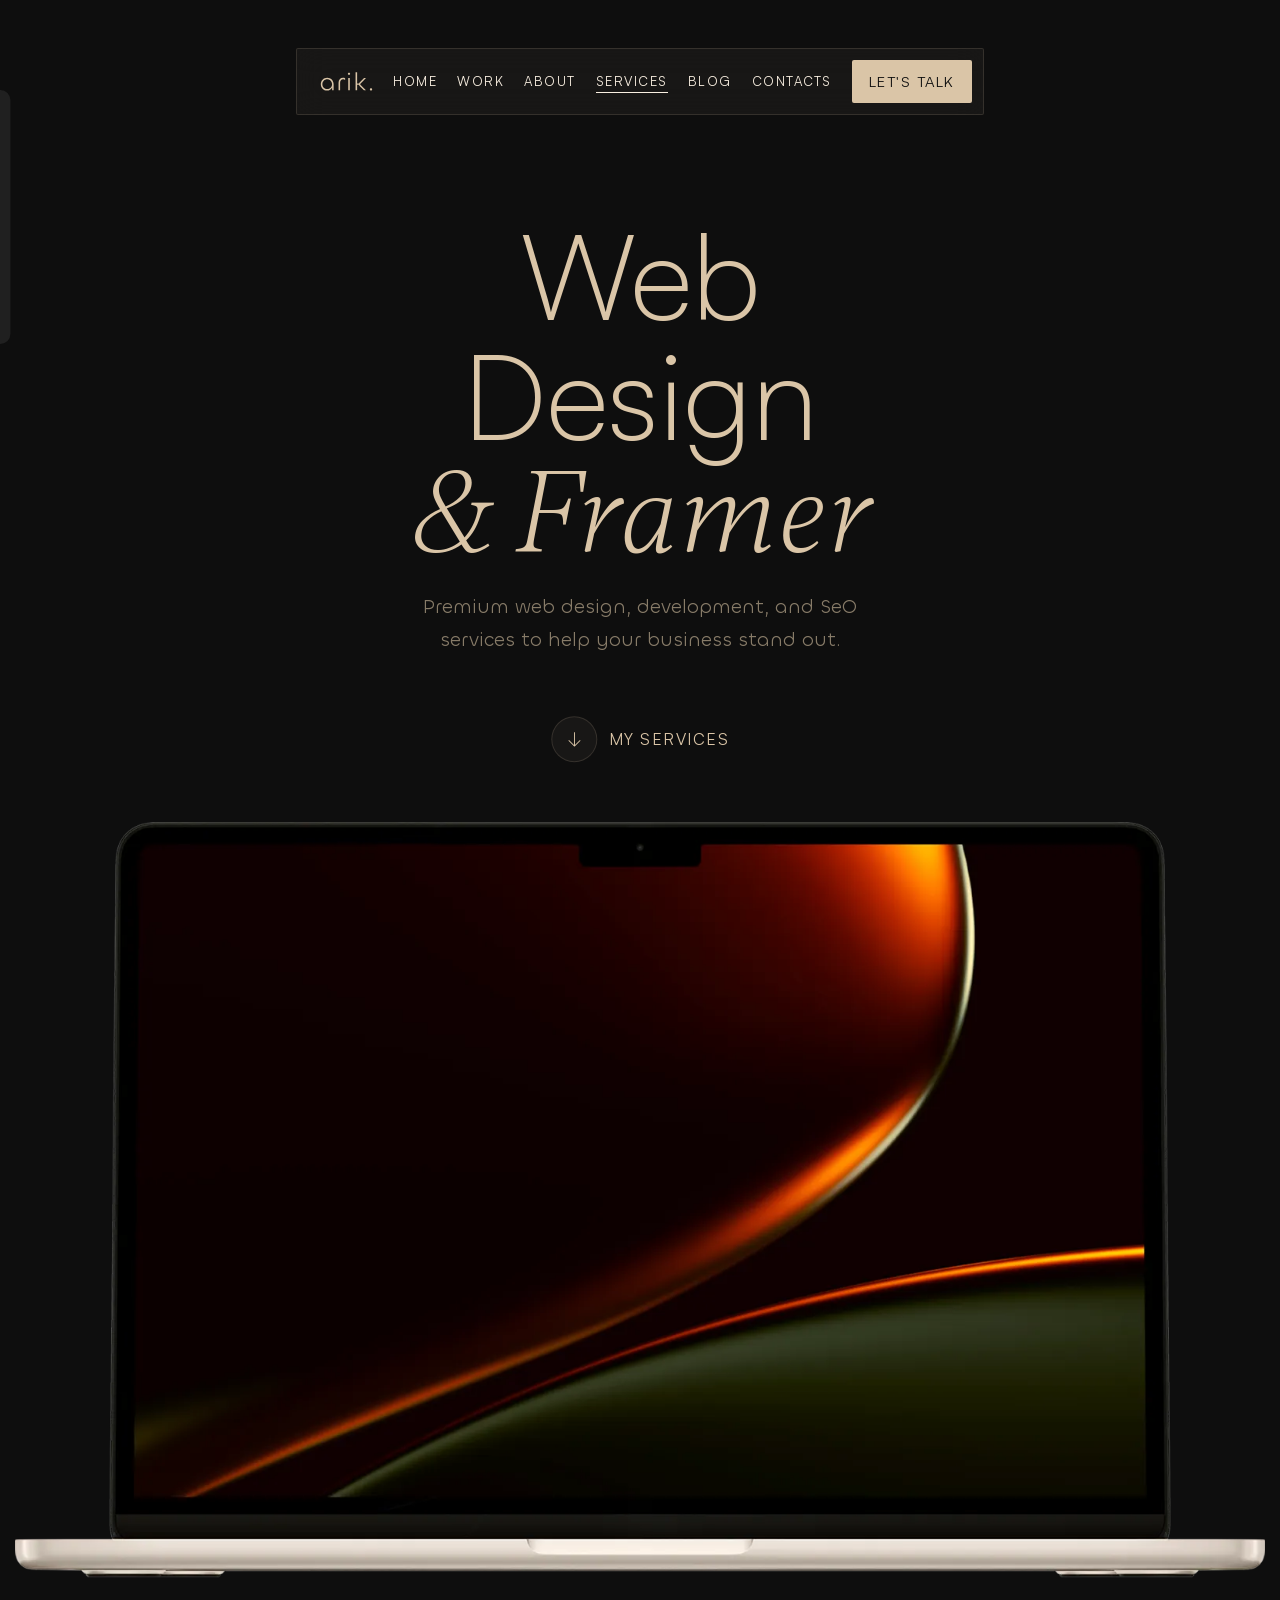
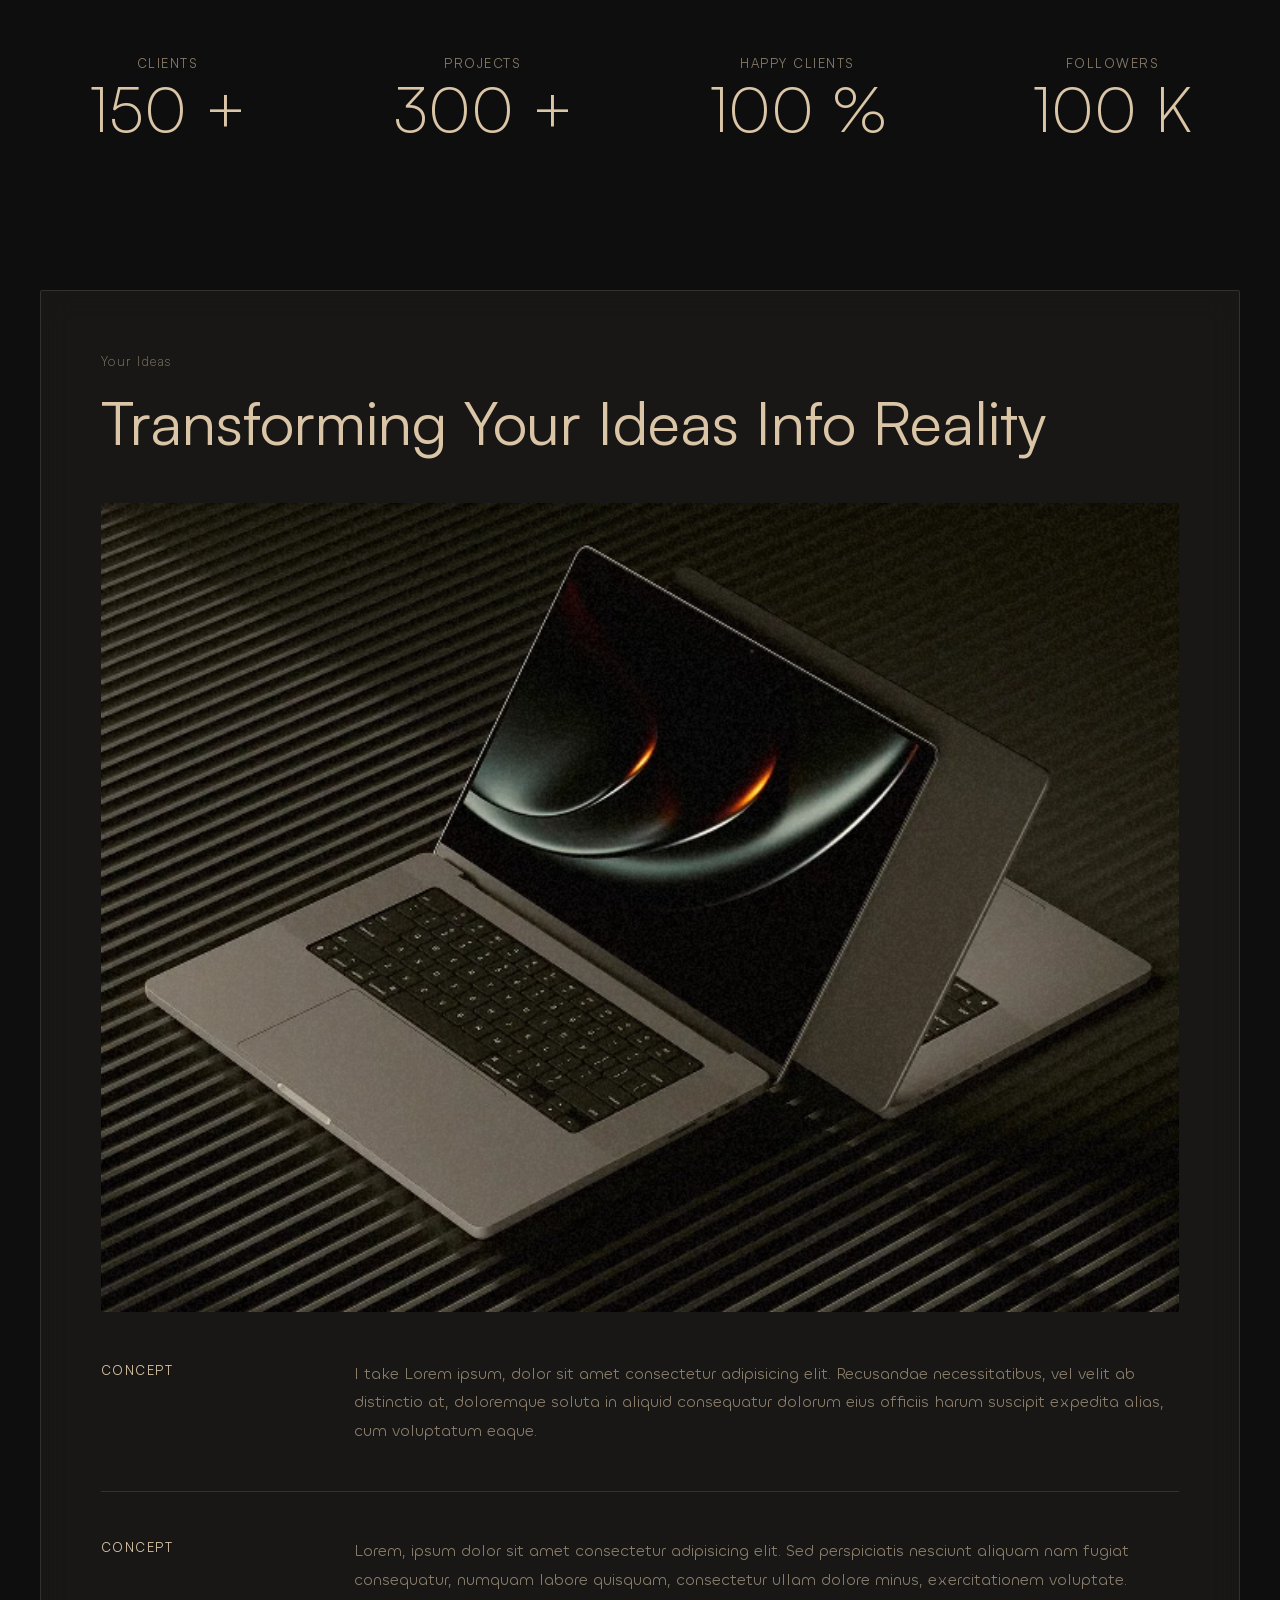
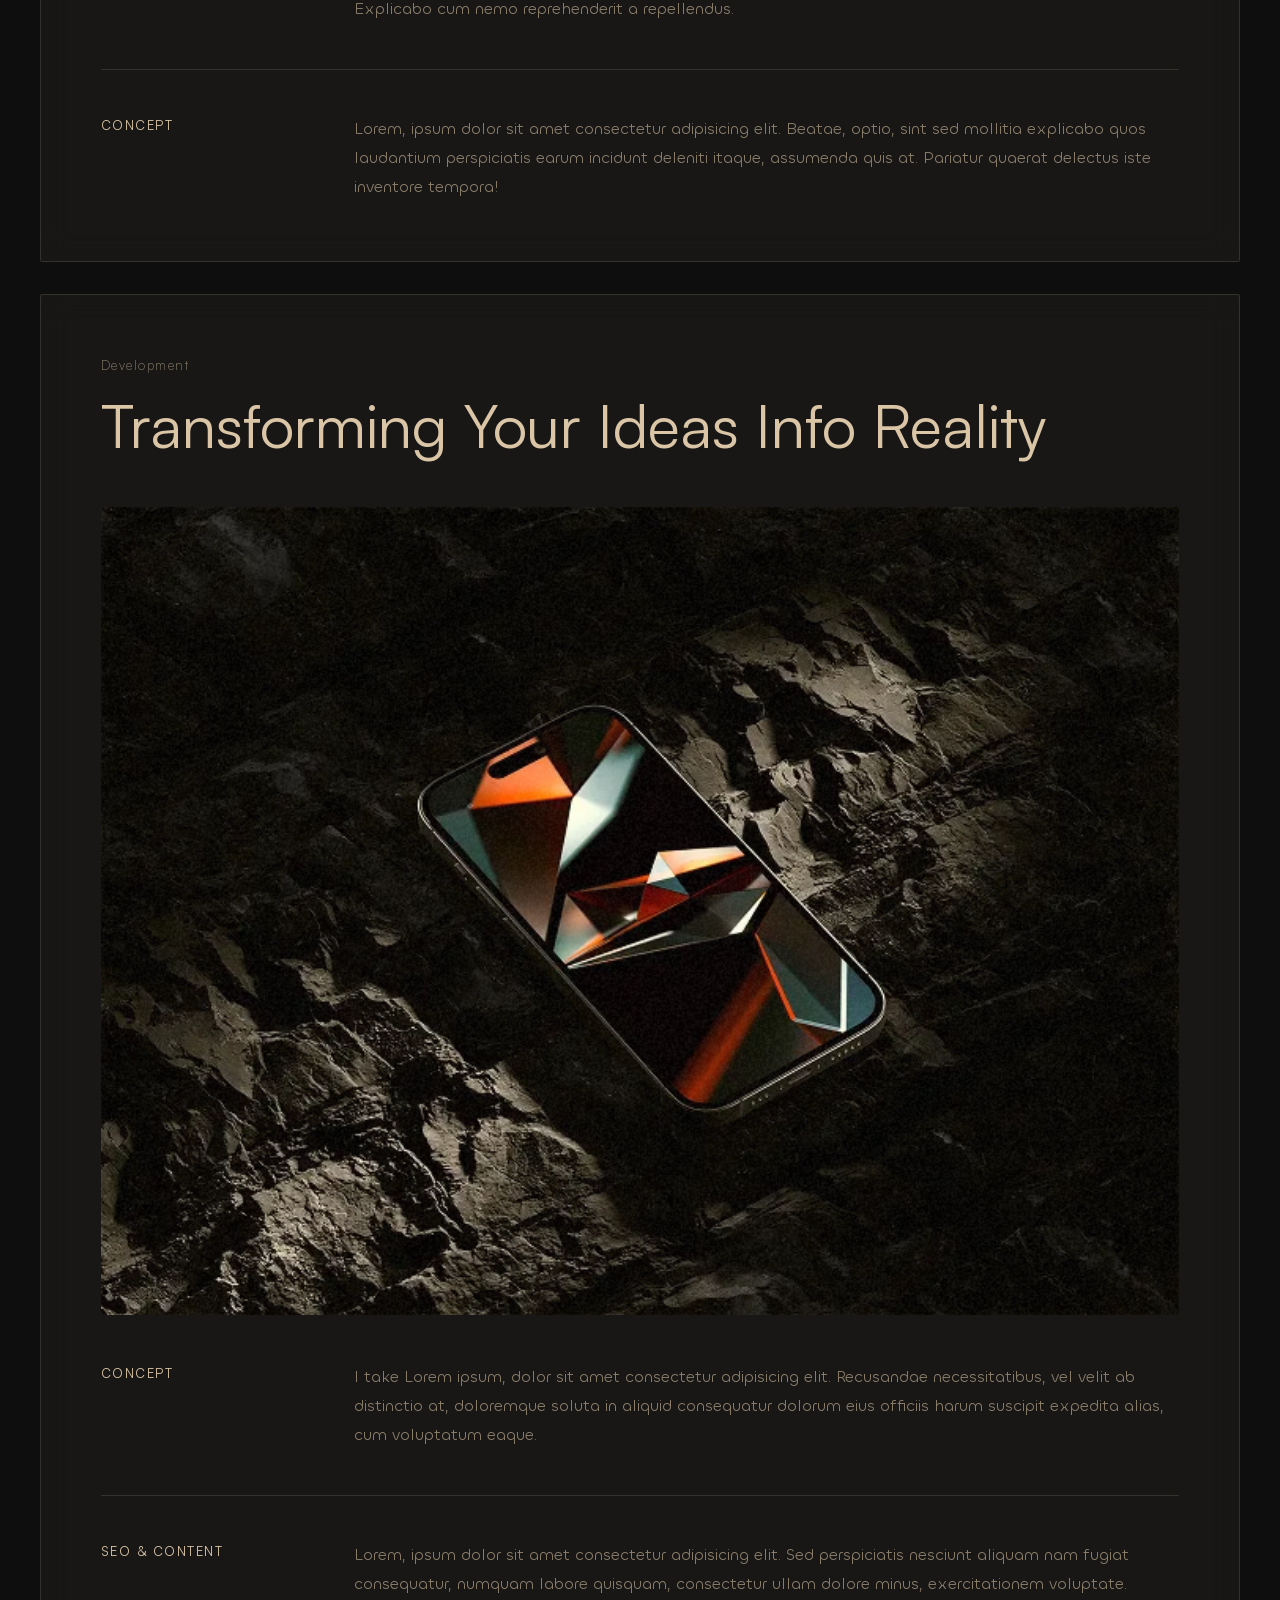
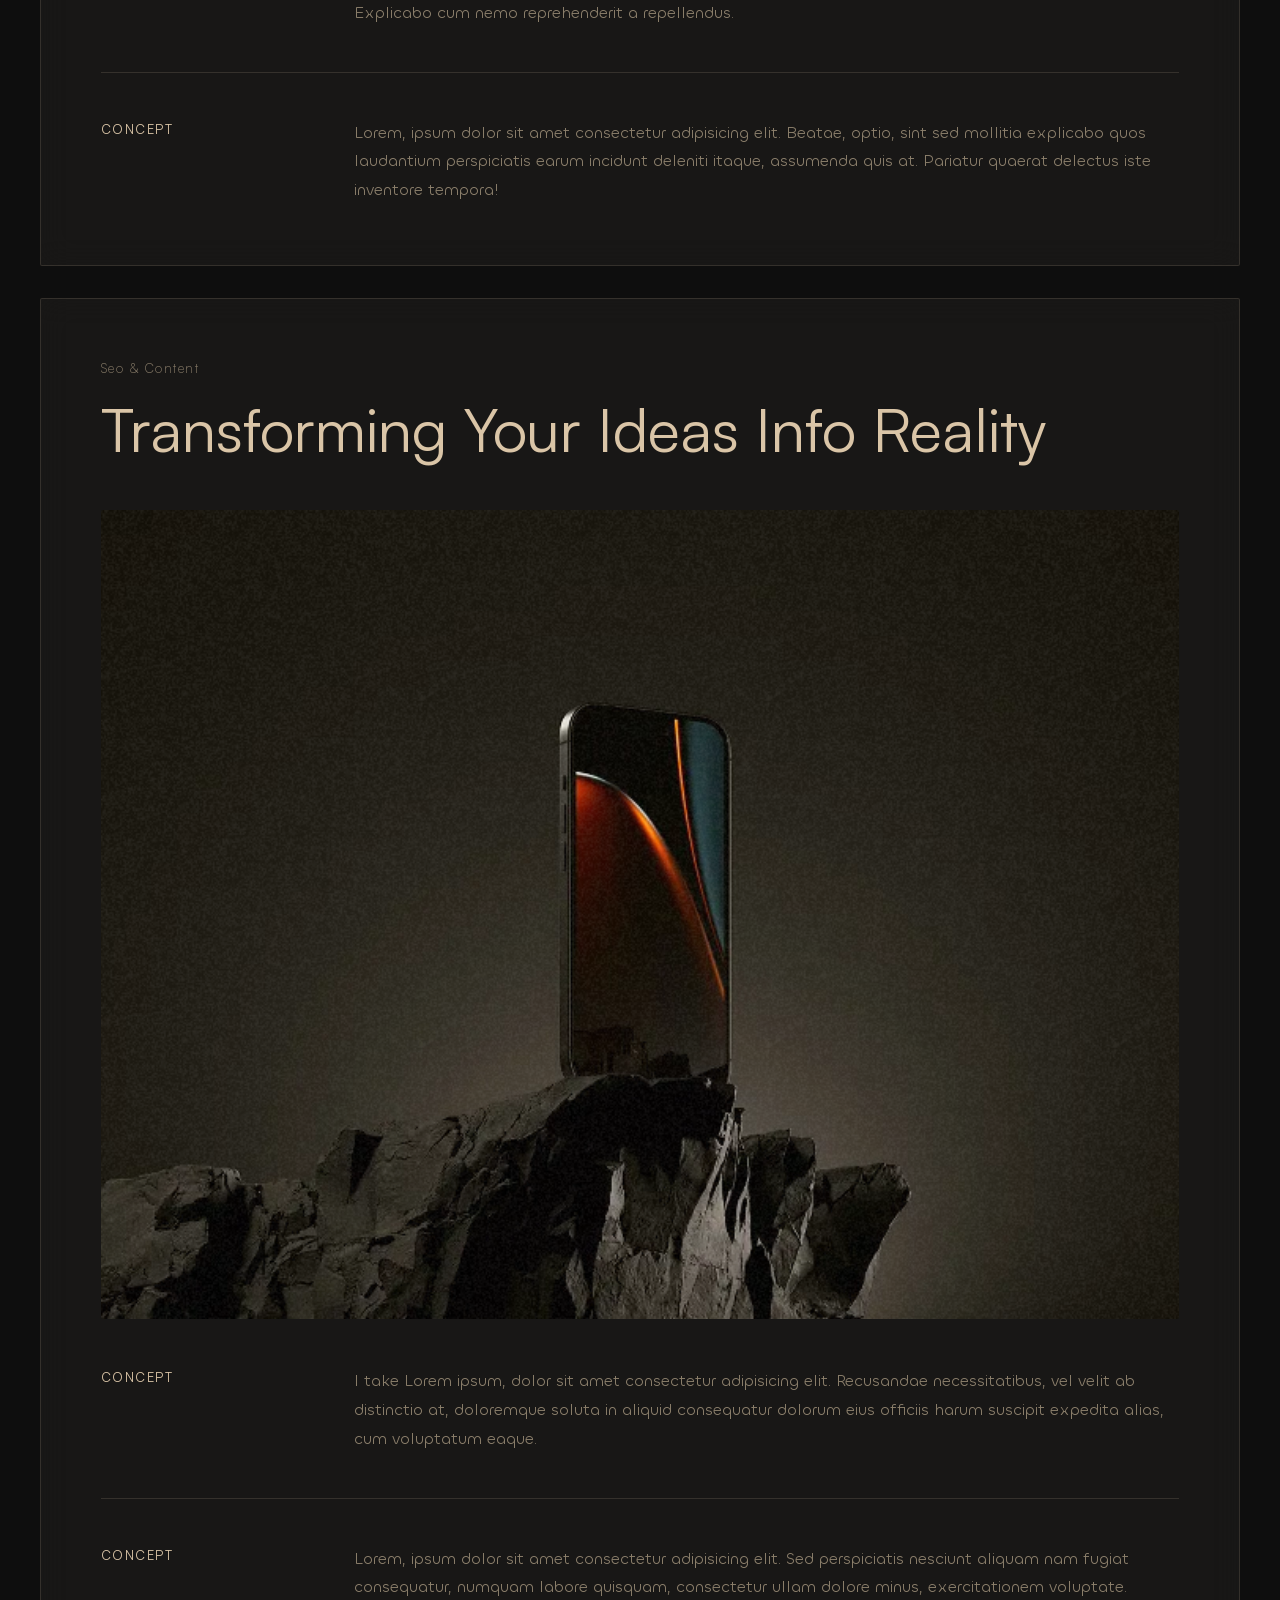
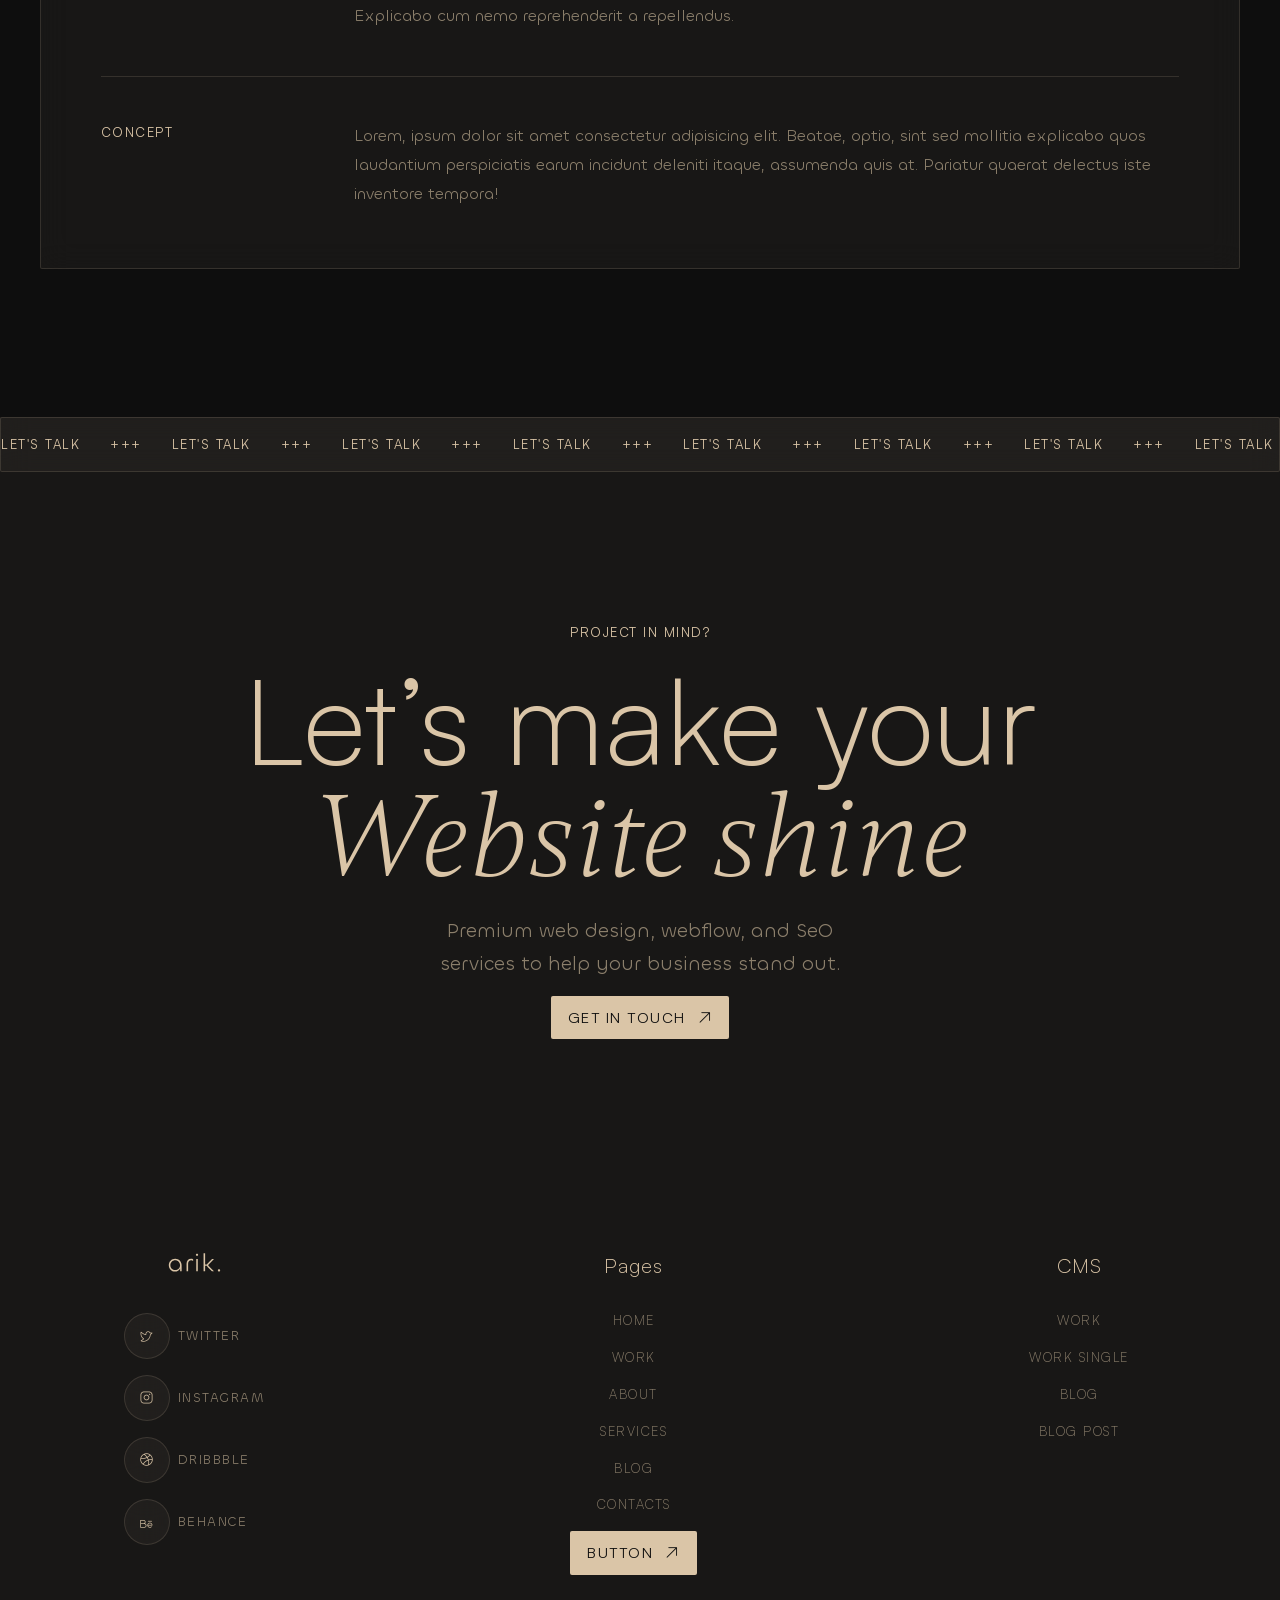
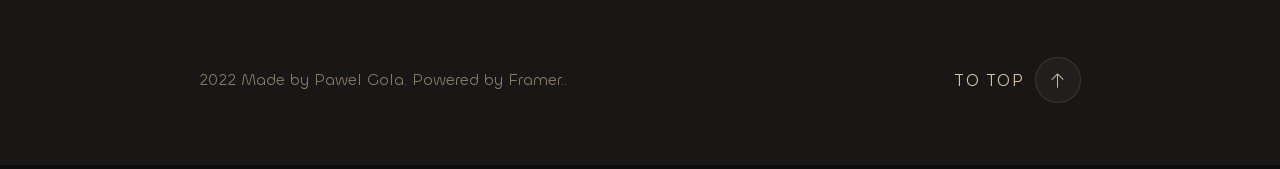
<file: services.html>
<!doctype html>
<html lang="en">
	<head>
		<meta charset="UTF-8">
		<meta name="viewport" content="width=device-width, initial-scale=1.0">
		<link rel="preload" href="./assets/fonts/Satoshi-Regular.woff2" as="font" type="font/woff2" crossorigin="anonymous">
		<link rel="preload" href="./assets/fonts/Satoshi-Light.woff2" as="font" type="font/woff2" crossorigin="anonymous">
		<link rel="preload" href="./assets/fonts/Gambetta-LightItalic.woff2" as="font" type="font/woff2" crossorigin="anonymous">
		<link rel="preload" href="./assets/fonts/Chillax-Regular.woff2" as="font" type="font/woff2" crossorigin="anonymous">
		<link rel="preload" href="./assets/fonts/Chillax-Light.woff2" as="font" type="font/woff2" crossorigin="anonymous">
		<link rel="shortcut icon" href="./assets/img/favicon.ico">
		<title>Services</title>
		<script type="module" crossorigin="" src="./js/services.min.js?v=1776202052027"></script>
		<link rel="modulepreload" crossorigin="" href="./js/common.min.js?v=1776202052027">
		<link rel="modulepreload" crossorigin="" href="./js/main.min.js?v=1776202052027">
		<link rel="modulepreload" crossorigin="" href="./js/letstalk.min.js?v=1776202052027">
		<link rel="stylesheet" crossorigin="" href="./css/main.min.css?v=1776202052027">
		<link rel="stylesheet" crossorigin="" href="./css/letstalk.min.css?v=1776202052027">
		<link rel="stylesheet" crossorigin="" href="./css/services.min.css?v=1776202052027">
	</head>
	<body>
		<div class="wrapper">
			<header data-fls-header="" class="header">
				<div class="header__container">
					<header class="header__body">
						<a href="index.html" class="header__link-logo">
							<img src="./assets/img/logo.svg" alt="logo" class="header__logo">
						</a>
						<div class="header__menu menu">
							<!-- burger-button -->
							<!-- <button type="button" data-fls-menu class="menu__icon icon-menu"><span></span></button> -->
							<nav class="menu__body">
								<ul class="menu__list">
									<li class="menu__item">
										<a href="index.html" class="menu__link">Home</a>
									</li>
									<li class="menu__item">
										<a href="work.html" class="menu__link">Work</a>
									</li>
									<li class="menu__item">
										<a href="about.html" class="menu__link">About</a>
									</li>
									<li class="menu__item">
										<a href="services.html" class="menu__link menu__link--active">Services</a>
									</li>
									<li class="menu__item">
										<a href="blog.html" class="menu__link">Blog</a>
									</li>
									<li class="menu__item">
										<a href="contacts.html" class="menu__link">Contacts</a>
									</li>
								</ul>
							</nav>
						</div>
						<!--
<fetch url="@components/layout/menu/menu.json">
<each loop='item in response'>
</each>
</fetch>
-->
						<a href="#" data-fls-button="" class="header__button button button--lite">Let's talk</a>
						<button type="button" data-fls-menu="" class="icon-menu">
							<span></span>
						</button>
						<!-- burger-button -->
					</header>
				</div>
			</header>
			<main class="page page--services">
				<section class="page__hero-services hero-services">
					<div class="hero-services__container">
						<div data-fls-blockhead="" class="hero-services__blockhead blockhead">
							<h1 class="blockhead__title">
								Web
								<br>
								Design
								<span>& Framer</span>
							</h1>
							<div class="blockhead__text">
								<p>
									Premium web design, development, and SeO services to help your business stand out.
								</p>
							</div>
						</div>
						<a href="#" data-fls-scrollto=".services" data-fls-scrollto-top="150" data-fls-button="" class="hero-services__button button button--text button--text-big button--icon-arrow button--arrow-d">My services</a>
						<picture>
							<source media="(max-width: 600px)" srcset="./assets/img/services/hero-image-600.webp" type="image/webp">
							<source media="(max-width: 1200px)" srcset="./assets/img/services/hero-image-1200.webp" type="image/webp">
							<img class="hero-services__image" alt="image" src="./assets/img/services/hero-image.webp">
						</picture>
					</div>
				</section>
				<div class="page__stats stats">
					<div class="stats__container">
						<article data-fls-watcher="" class="stats__item item-stats">
							<!-- счетчик с помощью, data-fls-watcher,  data-fls-digcounter -->
							<h5 class="item-stats__title">Clients</h5>
							<div class="item-stats__value">
								<span data-fls-digcounter="">150</span>
								+
							</div>
						</article>
						<!-- счетчик с помощью, data-fls-watcher,  data-fls-digcounter -->
						<article data-fls-watcher="" class="stats__item item-stats">
							<!-- счетчик с помощью, data-fls-watcher,  data-fls-digcounter -->
							<h5 class="item-stats__title">Projects</h5>
							<div class="item-stats__value">
								<span data-fls-digcounter="">300</span>
								+
							</div>
						</article>
						<!-- счетчик с помощью, data-fls-watcher,  data-fls-digcounter -->
						<article data-fls-watcher="" class="stats__item item-stats">
							<!-- счетчик с помощью, data-fls-watcher,  data-fls-digcounter -->
							<h5 class="item-stats__title">Happy Clients</h5>
							<div class="item-stats__value">
								<span data-fls-digcounter="">100</span>
								%
							</div>
						</article>
						<!-- счетчик с помощью, data-fls-watcher,  data-fls-digcounter -->
						<article data-fls-watcher="" class="stats__item item-stats">
							<!-- счетчик с помощью, data-fls-watcher,  data-fls-digcounter -->
							<h5 class="item-stats__title">Followers</h5>
							<div class="item-stats__value">
								<span data-fls-digcounter="">100</span>
								K
							</div>
						</article>
						<!-- счетчик с помощью, data-fls-watcher,  data-fls-digcounter -->
					</div>
				</div>
				<div class="page__services services">
					<div class="services__container">
						<article data-fls-border="" class="services__item item-service">
							<div class="item-service__label">Your Ideas</div>
							<h2 class="item-service__title">
								<a href="#" class="item-service__link-title">Transforming Your Ideas info Reality</a>
							</h2>
							<a href="#" class="item-service__link-image">
								<picture>
									<source media="(max-width: 600px)" srcset="./assets/img/works/01-600.webp" type="image/webp">
									<img class="item-service__image" alt="Image" src="./assets/img/works/01.webp">
								</picture>
							</a>
							<table class="item-service__table table-service">
								<tr data-fls-showmore="" class="table-service__row">
									<td class="table-service__label">Concept</td>
									<td class="table-service__content">
										<div data-fls-showmore-content="" class="table-service__text">
											<p>
												I take Lorem ipsum, dolor sit amet consectetur adipisicing elit. Recusandae necessitatibus,
                             vel velit ab distinctio at, doloremque soluta in aliquid consequatur dolorum eius officiis harum suscipit expedita alias,
                              cum voluptatum eaque.
											</p>
										</div>
										<button hidden data-fls-showmore-button="" type="button" class="table-service__more">
											<span>Show more</span>
											<span>Hide</span>
										</button>
									</td>
								</tr>
								<tr data-fls-showmore="" class="table-service__row">
									<td class="table-service__label">Concept</td>
									<td class="table-service__content">
										<div data-fls-showmore-content="" class="table-service__text">
											<p>
												Lorem, ipsum dolor sit amet consectetur adipisicing elit. Sed perspiciatis nesciunt aliquam nam fugiat consequatur,
                             numquam labore quisquam,
                             consectetur ullam dolore minus, exercitationem voluptate. Explicabo cum nemo reprehenderit a repellendus.
											</p>
										</div>
										<button hidden data-fls-showmore-button="" type="button" class="table-service__more">
											<span>Show more</span>
											<span>Hide</span>
										</button>
									</td>
								</tr>
								<tr data-fls-showmore="" class="table-service__row">
									<td class="table-service__label">Concept</td>
									<td class="table-service__content">
										<div data-fls-showmore-content="" class="table-service__text">
											<p>
												Lorem, ipsum dolor sit amet consectetur adipisicing elit.
                             Beatae, optio, sint sed mollitia explicabo quos laudantium perspiciatis earum incidunt deleniti itaque,
                              assumenda quis at. Pariatur quaerat delectus iste inventore tempora!
											</p>
										</div>
										<button hidden data-fls-showmore-button="" type="button" class="table-service__more">
											<span>Show more</span>
											<span>Hide</span>
										</button>
									</td>
								</tr>
							</table>
						</article>
						<article data-fls-border="" class="services__item item-service">
							<div class="item-service__label">Development</div>
							<h2 class="item-service__title">
								<a href="#" class="item-service__link-title">Transforming Your Ideas info Reality</a>
							</h2>
							<a href="#" class="item-service__link-image">
								<picture>
									<source media="(max-width: 600px)" srcset="./assets/img/works/02-600.webp" type="image/webp">
									<img class="item-service__image" alt="Image" src="./assets/img/works/02.webp">
								</picture>
							</a>
							<table class="item-service__table table-service">
								<tr data-fls-showmore="" class="table-service__row">
									<td class="table-service__label">Concept</td>
									<td class="table-service__content">
										<div data-fls-showmore-content="" class="table-service__text">
											<p>
												I take Lorem ipsum, dolor sit amet consectetur adipisicing elit. Recusandae necessitatibus,
                             vel velit ab distinctio at, doloremque soluta in aliquid consequatur dolorum eius officiis harum suscipit expedita alias,
                              cum voluptatum eaque.
											</p>
										</div>
										<button hidden data-fls-showmore-button="" type="button" class="table-service__more">
											<span>Show more</span>
											<span>Hide</span>
										</button>
									</td>
								</tr>
								<tr data-fls-showmore="" class="table-service__row">
									<td class="table-service__label">Seo & Content</td>
									<td class="table-service__content">
										<div data-fls-showmore-content="" class="table-service__text">
											<p>
												Lorem, ipsum dolor sit amet consectetur adipisicing elit. Sed perspiciatis nesciunt aliquam nam fugiat consequatur,
                             numquam labore quisquam,
                             consectetur ullam dolore minus, exercitationem voluptate. Explicabo cum nemo reprehenderit a repellendus.
											</p>
										</div>
										<button hidden data-fls-showmore-button="" type="button" class="table-service__more">
											<span>Show more</span>
											<span>Hide</span>
										</button>
									</td>
								</tr>
								<tr data-fls-showmore="" class="table-service__row">
									<td class="table-service__label">Concept</td>
									<td class="table-service__content">
										<div data-fls-showmore-content="" class="table-service__text">
											<p>
												Lorem, ipsum dolor sit amet consectetur adipisicing elit.
                             Beatae, optio, sint sed mollitia explicabo quos laudantium perspiciatis earum incidunt deleniti itaque,
                              assumenda quis at. Pariatur quaerat delectus iste inventore tempora!
											</p>
										</div>
										<button hidden data-fls-showmore-button="" type="button" class="table-service__more">
											<span>Show more</span>
											<span>Hide</span>
										</button>
									</td>
								</tr>
							</table>
						</article>
						<article data-fls-border="" class="services__item item-service">
							<div class="item-service__label">Seo & Content</div>
							<h2 class="item-service__title">
								<a href="#" class="item-service__link-title">Transforming Your Ideas info Reality</a>
							</h2>
							<a href="#" class="item-service__link-image">
								<picture>
									<source media="(max-width: 600px)" srcset="./assets/img/works/03-600.webp" type="image/webp">
									<img class="item-service__image" alt="Image" src="./assets/img/works/03.webp">
								</picture>
							</a>
							<table class="item-service__table table-service">
								<tr data-fls-showmore="" class="table-service__row">
									<td class="table-service__label">Concept</td>
									<td class="table-service__content">
										<div data-fls-showmore-content="" class="table-service__text">
											<p>
												I take Lorem ipsum, dolor sit amet consectetur adipisicing elit. Recusandae necessitatibus,
                             vel velit ab distinctio at, doloremque soluta in aliquid consequatur dolorum eius officiis harum suscipit expedita alias,
                              cum voluptatum eaque.
											</p>
										</div>
										<button hidden data-fls-showmore-button="" type="button" class="table-service__more">
											<span>Show more</span>
											<span>Hide</span>
										</button>
									</td>
								</tr>
								<tr data-fls-showmore="" class="table-service__row">
									<td class="table-service__label">Concept</td>
									<td class="table-service__content">
										<div data-fls-showmore-content="" class="table-service__text">
											<p>
												Lorem, ipsum dolor sit amet consectetur adipisicing elit. Sed perspiciatis nesciunt aliquam nam fugiat consequatur,
                             numquam labore quisquam,
                             consectetur ullam dolore minus, exercitationem voluptate. Explicabo cum nemo reprehenderit a repellendus.
											</p>
										</div>
										<button hidden data-fls-showmore-button="" type="button" class="table-service__more">
											<span>Show more</span>
											<span>Hide</span>
										</button>
									</td>
								</tr>
								<tr data-fls-showmore="" class="table-service__row">
									<td class="table-service__label">Concept</td>
									<td class="table-service__content">
										<div data-fls-showmore-content="" class="table-service__text">
											<p>
												Lorem, ipsum dolor sit amet consectetur adipisicing elit.
                             Beatae, optio, sint sed mollitia explicabo quos laudantium perspiciatis earum incidunt deleniti itaque,
                              assumenda quis at. Pariatur quaerat delectus iste inventore tempora!
											</p>
										</div>
										<button hidden data-fls-showmore-button="" type="button" class="table-service__more">
											<span>Show more</span>
											<span>Hide</span>
										</button>
									</td>
								</tr>
							</table>
						</article>
					</div>
				</div>
			</main>
			<aside data-fls-letstalk="" class="lets-lalk">
				<div data-fls-border="" data-fls-marquee="" data-fls-marquee-speed="100" class="lets-lalk__line line-talk">
					<div class="lets-talk__item">Let's Talk</div>
					<div class="lets-talk__item">+++</div>
				</div>
				<section class="lets-lalk__body">
					<div class="lets-lalk__container">
						<div data-fls-blockhead="" class="blockhead blockhead--gap-8">
							<span class="blockhead__lablel">Project in mind?</span>
							<h2 class="blockhead__title">
								Let’s make your
								<span>Website shine</span>
							</h2>
							<div class="blockhead__text">
								<p>Premium web design, webflow, and SeO services to help your business stand out.</p>
							</div>
							<a href="#" data-fls-button="" class="blockhead__button button button--lite button--icon button--icon-arrow button--arrow-ru">Get in touch</a>
						</div>
					</div>
				</section>
			</aside>
			<footer data-fls-footer="" class="footer">
				<div class="footer__container">
					<div class="footer__body body-footer">
						<div class="body-footer__content content-footer">
							<a href="#" class="content-footer-link__logo">
								<img class="content-footer__logo" src="./assets/img/logo.svg" alt="logo">
							</a>
							<ul data-fls-social="" class="content-footer__social social social social--text">
								<li class="social__item">
									<a href="https://www.twitter.com" rel="noopener" target="_blank" class="social__link social__link--icon-s-tw">Twitter</a>
								</li>
								<li class="social__item">
									<a href="https://www.instagram.com" rel="noopener" target="_blank" class="social__link social__link--icon-s-inst">Instagram</a>
								</li>
								<li class="social__item">
									<a href="https://www.dribbble.com" rel="noopener" target="_blank" class="social__link social__link--icon-s-drb">Dribbble</a>
								</li>
								<li class="social__item">
									<a href="https://www.behance.net" rel="noopener" target="_blank" class="social__link social__link--icon-s-bh">Behance</a>
								</li>
							</ul>
						</div>
						<div data-fls-spollers="500" class="body-footer__menus">
							<!-- Спойлер -->
							<details class="body-footer__menu">
								<summary>
									<h5 class="body-footer__title">Pages</h5>
								</summary>
								<ul class="body-footer__list">
									<li class="body-footer__item">
										<a href="index.html" class="body-footer__link">Home</a>
									</li>
									<li class="body-footer__item">
										<a href="work.html" class="body-footer__link">Work</a>
									</li>
									<li class="body-footer__item">
										<a href="about.html" class="body-footer__link">About</a>
									</li>
									<li class="body-footer__item">
										<a href="services.html" class="body-footer__link">Services</a>
									</li>
									<li class="body-footer__item">
										<a href="blog.html" class="body-footer__link">Blog</a>
									</li>
									<li class="body-footer__item">
										<a href="contacts.html" class="body-footer__link">Contacts</a>
									</li>
									<li class="body-footer__item">
										<a href="#" data-fls-button="" class="button button--lite button--icon button--icon-arrow button--arrow-ru">Button</a>
									</li>
								</ul>
							</details>
							<details class="body-footer__menu">
								<summary>
									<h5 class="body-footer__title">CMS</h5>
								</summary>
								<ul class="body-footer__list">
									<li class="body-footer__item">
										<a href="#" class="body-footer__link">Work</a>
									</li>
									<li class="body-footer__item">
										<a href="#" class="body-footer__link">Work Single</a>
									</li>
									<li class="body-footer__item">
										<a href="#" class="body-footer__link">Blog</a>
									</li>
									<li class="body-footer__item">
										<a href="#" class="body-footer__link">Blog Post</a>
									</li>
								</ul>
							</details>
						</div>
					</div>
					<div class="footer__bottom bottom-footer">
						<div class="bottom-footer__copy">2022 Made by Pawel Gola. Powered by Framer..</div>
						<a href="#" data-fls-scrollto="main" data-fls-button="" class="button button--text button--text-big button--text-rev button--arrow">To top</a>
					</div>
				</div>
			</footer>
		</div>
		<ul id="fls-dev-panel">
			<li>
				<a href="work.html">work</a>
			</li>
			<li>
				<a href="singlework.html">singlework</a>
			</li>
			<li>
				<a href="services.html">services</a>
			</li>
			<li>
				<a href="pricing.html">pricing</a>
			</li>
			<li>
				<a href="index.html">index</a>
			</li>
			<li>
				<a href="contacts.html">contacts</a>
			</li>
			<li>
				<a href="blogpage.html">blogpage</a>
			</li>
			<li>
				<a href="blog.html">blog</a>
			</li>
			<li>
				<a href="about.html">about</a>
			</li>
		</ul>
		<style>
			#fls-dev-panel{
				position: fixed;
				left: 10px;
				padding: 15px 25px 15px 15px;
				border-radius: 0 10px 10px 0;
				top: 10%;
				color: #ffffff;
				background-color: rgba(51, 51, 51, 0.5);
				transform: translate(-100%, 0px);
				max-height: 80svh;
				overflow: auto;
				transition: all 300ms;
				z-index: 9999;
				font-family: Arial, "Helvetica Neue", Helvetica, sans-serif;
			}
			#fls-dev-panel li{
				list-style:none;
			}
			#fls-dev-panel hr{
				border-bottom: 1px solid;
			}
			#fls-dev-panel:hover{
				left: 0px;
				transform: translate(0, 0);
			}
			#fls-dev-panel a{
				text-decoration: none;
				color: inherit;
			}
			#fls-dev-panel a:hover {
				text-decoration: underline;
			}
			#fls-dev-panel li:not(:last-child) {
				margin-bottom: 10px;
			}
		</style>
	</body>
</html>
</file>
<file: css/main.min.css>
*{border:0;margin:0;padding:0}*,:after,:before{box-sizing:border-box}:after,:before{display:inline-block}body,html{height:100%}body{line-height:1;scrollbar-gutter:stable;-ms-text-size-adjust:100%;-moz-text-size-adjust:100%;-webkit-text-size-adjust:100%;-webkit-font-smoothing:antialiased;-moz-osx-font-smoothing:grayscale}button,input,textarea{background-color:transparent;color:inherit;font-family:inherit;font-size:inherit;line-height:inherit}input,textarea{width:100%}label{display:inline-block}button,option,select{cursor:pointer}a{color:inherit;display:inline-block;text-decoration:none}ul li{list-style:none}img{height:auto;max-width:100%;vertical-align:middle}h1,h2,h3,h4,h5,h6{font-size:inherit;font-weight:inherit}address{font-style:normal}@font-face{font-display:swap;font-family:Satoshi;font-style:normal;font-weight:400;src:url(../assets/fonts/Satoshi-Regular.woff2) format("woff2")}@font-face{font-display:swap;font-family:Satoshi;font-style:normal;font-weight:300;src:url(../assets/fonts/Satoshi-Light.woff2) format("woff2")}@font-face{font-display:swap;font-family:Gambetta;font-style:normal;font-weight:400;src:url(../assets/fonts/Gambetta-LightItalic.woff2) format("woff2")}@font-face{font-display:swap;font-family:Chillax;font-style:normal;font-weight:400;src:url(../assets/fonts/Chillax-Regular.woff2) format("woff2")}@font-face{font-display:swap;font-family:Chillax;font-style:normal;font-weight:300;src:url(../assets/fonts/Chillax-Light.woff2) format("woff2")}@font-face{font-display:swap;font-family:iconfont;src:url(../assets/fonts/iconfont.woff2?aa2cf036499b562fa798d3b4a5b579af) format("woff2")}[class*="--icon-"]:before{font-family:iconfont}[class*="--icon-s-yt"]:before{content:"\f101"}[class*="--icon-s-ws"]:before{content:"\f102"}[class*="--icon-s-tw"]:before{content:"\f103"}[class*="--icon-s-tictoc"]:before{content:"\f104"}[class*="--icon-s-tch"]:before{content:"\f105"}[class*="--icon-s-ptn"]:before{content:"\f106"}[class*="--icon-s-inst"]:before{content:"\f107"}[class*="--icon-s-fb"]:before{content:"\f108"}[class*="--icon-s-drb"]:before{content:"\f109"}[class*="--icon-s-bh"]:before{content:"\f10a"}[class*="--icon-plus"]:before{content:"\f10b"}[class*="--icon-phone"]:before{content:"\f10c"}[class*="--icon-minus"]:before{content:"\f10d"}[class*="--icon-mail"]:before{content:"\f10e"}[class*="--icon-info"]:before{content:"\f10f"}[class*="--icon-check"]:before{content:"\f110"}[class*="--icon-chain"]:before{content:"\f111"}[class*="--icon-arrow"]:before{content:"\f112"}body{background-color:#0e0e0e;color:hsla(35,41%,75%,.6);font-family:Chillax,sans-serif;font-size:1rem;min-width:20rem}[data-fls-scrolllock] body{overflow:hidden;overscroll-behavior:none;touch-action:none}.wrapper{display:flex;flex-direction:column;min-height:100%;overflow:clip}.wrapper>main{flex:1 1 auto}.wrapper>*{min-width:0}[class*=__container]{margin:0 auto;max-width:86.25rem;padding-left:.9375rem;padding-right:.9375rem}[class*="--arrow-d"]:before{transform:rotate(180deg)}[class*="--arrow-l"]:before{transform:rotate(90deg)}[class*="--arrow-r"]:before{transform:rotate(-90deg)}[class*="--arrow-ru"]:before{transform:rotate(45deg)}[class*="--arrow-lu"]:before{transform:rotate(-45deg)}[class*="--arrow-rd"]:before{transform:rotate(225deg)}[class*="--arrow-ld"]:before{transform:rotate(-135deg)}[data-fls-spollers] summary{list-style:none}[data-fls-spollers] summary::-webkit-details-marker,[data-fls-spollers] summary::marker{display:none}.spollers{display:grid;gap:.9375rem}.spollers__item{font-size:1.25rem}.spollers__title{border:.0625rem solid #eee;border-radius:.3125rem;cursor:default;list-style:none;padding:.625rem .9375rem;position:relative;text-align:left;width:100%}.spollers__title::-webkit-details-marker,.spollers__title::marker{display:none}.--spoller-init .spollers__title{cursor:pointer}.--spoller-init .spollers__title:after,.--spoller-init .spollers__title:before{background-color:#000;content:"";height:.125rem;position:absolute;right:.625rem;top:50%;transition:transform .5s ease 0s;width:.9375rem}.--spoller-init .spollers__title:before{transform:translate(-75%,-50%) rotate(40deg)}.--spoller-init .spollers__title:after{transform:translateY(-50%) rotate(-40deg)}.--spoller-init .spollers__title.--spoller-active:before{transform:translateX(-75%) rotate(-40deg)}.--spoller-init .spollers__title.--spoller-active:after{transform:rotate(40deg)}.spollers__body{border:.0625rem solid #eee;border-radius:.3125rem;padding:1.25rem}.menu__list{display:flex;flex-wrap:wrap;gap:.1875rem 1.25rem}.menu__link{color:#dac5a7;font-family:Satoshi,sans-serif;font-size:.8125rem;letter-spacing:.09375rem;line-height:1.6;position:relative;text-transform:uppercase;transition:color .3s;z-index:5}.menu__link:after{background-color:#dac5a7;bottom:0;content:"";height:.03125rem;left:50%;position:absolute;transition:width .5s,left .5s;width:0}.menu__link--active:after{background-color:#f9efe1;left:0;width:100%}.icon-menu{display:none}.header{left:0;pointer-events:none;position:fixed;right:0;top:.9375rem;z-index:50}.header__container{pointer-events:auto}.header__button,.header__link-logo,.header__logo{position:relative;z-index:5}.header__body{align-items:center;display:flex;gap:1.25rem;padding:.75rem;position:relative}.header__body:before{backdrop-filter:blur(.9375rem);border:.0625rem solid hsla(35,41%,75%,.15);border-radius:.125rem;content:"";height:100%;left:0;position:absolute;top:0;width:100%;z-index:2}.footer,.header__body:before{background-color:hsla(35,41%,75%,.05)}.footer__container{max-width:101.875rem}.body-footer{display:flex;row-gap:1.875rem}.body-footer__content{flex:0 1 28.75%}.body-footer__menus{display:flex;flex-grow:1;flex-wrap:wrap;gap:1.25rem}.body-footer__menu{flex-grow:1}.body-footer__title{color:#dac5a7;display:flex;flex-direction:column;font-family:Satoshi,sans-serif;font-size:1.25rem;font-weight:300;justify-content:center;letter-spacing:.0625rem;line-height:1.4;text-align:center}.--spoller-init .body-footer__title{align-items:center;display:flex;gap:.375rem;text-align:center}.--spoller-init .body-footer__title:after{color:#fff;content:"\f112";font-family:iconfont;font-size:.75rem;rotate:180deg;transition:rotate .3s}.--spoller-active .body-footer__title:after{rotate:0deg}.body-footer__list{display:flex;flex-direction:column;text-align:center}.body-footer__item:not(:last-child){margin-bottom:1rem}.body-footer__link{font-family:Satoshi,sans-serif;font-size:.8125rem;font-weight:300;letter-spacing:.09375rem;line-height:1.6;text-transform:uppercase;transition:color .3s}.content-footer{display:flex;flex-direction:column}.content-footer__social.social{display:flex;gap:1rem}.bottom-footer{align-items:center;display:flex;gap:1.25rem;justify-content:space-around}.button{align-self:center;background:hsla(35,41%,75%,.05);border:.0625rem solid hsla(35,41%,75%,.15);border-radius:.125rem;color:#dac5a7;display:inline-flex;font-family:Satoshi,sans-serif;justify-self:center;letter-spacing:.09375rem;line-height:1.46;padding:.625rem 1rem;text-transform:uppercase;transition:all 0,5s}.button--lite{background-color:#dac5a7;color:#0e0e0e}.button--icon{align-items:center;flex-direction:row-reverse;gap:.75rem}.button--text{background-color:transparent;border:none;gap:.75rem;padding:0}.button--text:before{align-content:center;aspect-ratio:1;background:hsla(35,41%,75%,.05);border:.0625rem solid hsla(35,41%,75%,.15);border-radius:50%;content:"\f112";font-family:iconfont;text-align:center;transition:all 0,5s;width:2rem}.button--text-big{align-items:center}.button--text-rev{flex-direction:row-reverse}.button--fw{width:100%}.social{align-items:center;display:flex;flex-wrap:wrap;gap:.625rem}.social--text .social__link{align-items:center;display:flex;font-size:.8125rem;gap:.5rem;letter-spacing:.09375rem;line-height:1.6;text-transform:uppercase}.social__item{flex-shrink:0}.social__link:before{align-content:center;aspect-ratio:1;border:.0625rem solid hsla(35,41%,75%,.15);border-radius:50%;color:#dac5a7;font-size:.8125rem;text-align:center;transition:color .3s,background-color .3s;width:2.875rem}.social__link:before,[data-fls-border]{backdrop-filter:blur(.9375rem);background-color:hsla(35,41%,75%,.05)}[data-fls-border]{border:.0625rem solid hsla(35,41%,75%,.15);border-radius:.125rem}.blockhead{display:grid;justify-items:center;text-align:center;text-wrap:balance}.blockhead--gap-8{gap:.5rem}.blockhead--left{justify-items:start;text-align:left}.blockhead__lablel{font-size:.8125rem;font-style:normal;font-weight:400;letter-spacing:.09375rem;line-height:1.6;text-transform:uppercase}.blockhead__lablel,.blockhead__title{color:#dac5a7;font-family:Satoshi,sans-serif}.blockhead__title{font-weight:300;max-width:62.5rem}.blockhead__title span{display:block;font-family:Gambetta,serif}.blockhead__text{line-height:1.7;max-width:37.5rem}@media (max-height:50em) and (width <= 20em){.blockhead__title--size-160{font-size:2.8125rem}}@media (max-width:47.99875em) and (any-hover:none){.icon-menu{cursor:default}}@media (max-width:47.99875em){.menu{flex-grow:1}.menu__body{background-color:#0e0e0e;height:100svh;overflow:auto;padding:6.875rem .9375rem 1.875rem}.menu__body,.menu__body:before{left:-100%;position:fixed;top:0;transition:left .3s;width:100%}.menu__body:before{content:"";height:4.375rem;z-index:2}[data-fls-menu-open] .menu__body,[data-fls-menu-open] .menu__body:before{left:0}.menu__list{align-items:flex-start;flex-direction:column;gap:.9375rem 1.25rem}.menu__link{font-size:1.5rem}.icon-menu{display:block;height:1.125rem;position:relative;width:1.875rem;z-index:5}.icon-menu span,.icon-menu:after,.icon-menu:before{background-color:#dac5a7;content:"";height:.125rem;position:absolute;right:0;transition:all .3s ease 0s;width:100%}.icon-menu:before{top:0}.icon-menu:after{bottom:0}.icon-menu span{top:calc(50% - .0625rem)}[data-fls-menu-open] .icon-menu span{width:0}[data-fls-menu-open] .icon-menu:before{top:calc(50% - .0625rem);transform:rotate(-45deg)}[data-fls-menu-open] .icon-menu:after{bottom:calc(50% - .0625rem);transform:rotate(45deg)}.body-footer{text-align:center}.body-footer,.body-footer__menus{align-items:center;flex-direction:column}.content-footer__social.social{justify-content:center}.content-footer__social.social.social--text .social__link{font-size:0;gap:0}.bottom-footer{align-items:center;flex-direction:column;justify-content:center;text-align:center}}@media (width <= 20em){.footer{padding-block:2.5rem}.footer__body{margin-bottom:1.875rem}.body-footer,.body-footer__menus{column-gap:1.25rem}.body-footer__menus{row-gap:1.25rem}.body-footer__list{padding-top:1.25rem}.content-footer{gap:1.25rem}.button--lite{font-size:.75rem}.button--text-big:before{font-size:.75rem;width:1.875rem}.blockhead{gap:.625rem}.blockhead__title{font-size:2.8125rem}.blockhead__title--size-80{font-size:2rem}.blockhead__title--size-96{font-size:2.375rem}.blockhead__title--size-160{font-size:2.8125rem}.blockhead__text,.blockhead__text--size-18{font-size:.875rem}.blockhead__text--size-24{font-size:1.125rem}}@media (max-height:50em) and (width > 86.25em){.blockhead__title--size-160{font-size:8rem}}@media (max-height:50em) and (width > 20em) and (width <= 86.25em){.blockhead__title--size-160{font-size:clamp(2.8125rem,1.24646226415rem + 7.8301886792vw,8rem)}}@media (width > 20em) and (width <= 86.25em){.footer{padding-block:clamp(2.5rem,2.04716981131875rem + 2.2641509434vw,4rem)}.footer__body{margin-bottom:clamp(1.875rem,.78066037735625rem + 5.4716981132vw,5.5rem)}.body-footer,.body-footer__menus{column-gap:clamp(1.25rem,.41981132075625rem + 4.1509433962vw,4rem)}.body-footer__menus{row-gap:clamp(1.25rem,.87264150943125rem + 1.8867924528vw,2.5rem)}.body-footer__list{padding-top:clamp(1.25rem,1.0235849056625rem + 1.1320754717vw,2rem)}.content-footer{gap:clamp(1.25rem,.81603773585rem + 2.1698113208vw,2.6875rem)}.button--lite{font-size:clamp(.75rem,.6933962264125rem + .2830188679vw,.9375rem)}.button--text-big:before{font-size:clamp(.75rem,.6933962264125rem + .2830188679vw,.9375rem);width:clamp(1.875rem,1.5353773584875rem + 1.6981132075vw,3rem)}.blockhead{gap:clamp(.625rem,.51179245283125rem + .5660377358vw,1rem)}.blockhead__title{font-size:clamp(2.8125rem,1.24646226415rem + 7.8301886792vw,8rem)}.blockhead__title--size-80{font-size:clamp(2rem,1.09433962264375rem + 4.5283018868vw,5rem)}.blockhead__title--size-96{font-size:clamp(2.375rem,1.28066037735625rem + 5.4716981132vw,6rem)}.blockhead__title--size-160{font-size:clamp(2.8125rem,.64268867924375rem + 10.8490566038vw,10rem)}.blockhead__text{font-size:clamp(.875rem,.76179245283125rem + .5660377358vw,1.25rem)}.blockhead__text--size-18{font-size:clamp(.875rem,.7995283018875rem + .3773584906vw,1.125rem)}.blockhead__text--size-24{font-size:clamp(1.125rem,1.01179245283125rem + .5660377358vw,1.5rem)}}@media (min-width:47.99875em){.header{top:3rem}.header__body{padding-left:1.5rem}.header{display:flex;justify-content:center}.content-footer{align-items:center;flex-direction:column}.content-footer__social.social{align-items:flex-start;flex-direction:column}}@media (width > 86.25em){.footer{padding-block:4rem}.footer__body{margin-bottom:5.5rem}.body-footer,.body-footer__menus{column-gap:4rem}.body-footer__menus{row-gap:2.5rem}.body-footer__list{padding-top:2rem}.content-footer{gap:2.6875rem}.button--lite{font-size:.9375rem}.button--text-big:before{font-size:.9375rem;width:3rem}.blockhead{gap:1rem}.blockhead__title{font-size:8rem}.blockhead__title--size-80{font-size:5rem}.blockhead__title--size-96{font-size:6rem}.blockhead__title--size-160{font-size:10rem}.blockhead__text{font-size:1.25rem}.blockhead__text--size-18{font-size:1.125rem}.blockhead__text--size-24{font-size:1.5rem}}@media (any-hover:hover){.menu__link{color:#f9efe1}.menu__link:hover:after{background-color:#f9efe1;left:0;width:100%}.button:hover{background-color:#dac5a7;color:#0e0e0e}.button--lite:hover{background-color:hsla(35,41%,75%,.05);color:#dac5a7}.button--text:hover{background-color:transparent;color:#dac5a7}.button--text:hover:before{background-color:#dac5a7;color:#0e0e0e}}@media (any-hover:hover) and (any-pointer:fine){.body-footer__link:hover{color:#dac5a7}.social__link:hover:before{background-color:#dac5a7;color:#0e0e0e}}
</file>
<file: css/letstalk.min.css>
.lets-lalk{background-color:hsla(35,41%,75%,.05)}.lets-lalk__text{line-height:1.7;max-width:37.5rem}.lets-lalk__button{margin-top:1.5rem}.lets-talk__item{color:#dac5a7;font-family:Satoshi,sans-serif;font-size:.8125rem;letter-spacing:.09375rem;line-height:1.6;padding-block:1rem;text-transform:uppercase}@media (max-height:53.125em) and (width <= 20em){.lets-lalk__title--size-160{font-size:2.8125rem}}@media (width <= 20em){.lets-lalk__container{padding-block:3.75rem}.lets-lalk__title--size-96{font-size:2.375rem}.lets-lalk__title--size-160{font-size:3.75rem}.lets-lalk__text--size-18{font-size:.625rem}.lets-lalk__text--size-24{font-size:1rem}}@media (max-height:53.125em) and (width > 86.25em){.lets-lalk__title--size-160{font-size:8rem}}@media (max-height:53.125em) and (width > 20em) and (width <= 86.25em){.lets-lalk__title--size-160{font-size:clamp(2.8125rem,1.24646226415rem + 7.8301886792vw,8rem)}}@media (width > 20em) and (width <= 86.25em){.lets-lalk__container{padding-block:clamp(3.75rem,1.86320754716875rem + 9.4339622642vw,10rem)}.lets-lalk__title--size-96{font-size:clamp(2.375rem,1.28066037735625rem + 5.4716981132vw,6rem)}.lets-lalk__title--size-160{font-size:clamp(3.75rem,1.86320754716875rem + 9.4339622642vw,10rem)}.lets-lalk__text--size-18{font-size:clamp(.625rem,.474056603775rem + .7547169811vw,1.125rem)}.lets-lalk__text--size-24{font-size:clamp(1rem,.849056603775rem + .7547169811vw,1.5rem)}}@media (width > 86.25em){.lets-lalk__container{padding-block:10rem}.lets-lalk__title--size-96{font-size:6rem}.lets-lalk__title--size-160{font-size:10rem}.lets-lalk__text--size-18{font-size:1.125rem}.lets-lalk__text--size-24{font-size:1.5rem}}
</file>
<file: css/services.min.css>
.--showmore-active [data-fls-showmore-button] span,[data-fls-showmore-button] span:last-child{display:none}.--showmore-active [data-fls-showmore-button] span:last-child{display:block}.hero-services__container{align-items:center;display:flex;flex-direction:column;justify-content:center;max-width:101.875rem}.stats__container{display:flex;flex-wrap:wrap;max-width:76.875rem;row-gap:1.25rem}.stats__item{flex:1 1 0.625rem}.item-stats{align-items:center;display:flex;flex-direction:column;justify-content:center;text-align:center}.item-stats,.item-stats__title{font-family:Satoshi,sans-serif;text-transform:uppercase}.item-stats__title{font-size:.8125rem;letter-spacing:.09375rem;line-height:1.6}.item-stats__value{color:#dac5a7;font-weight:300;line-height:1.1}.services__container{display:grid;gap:2rem;max-width:76.875rem}.item-service>*{margin-bottom:3rem}.item-service>:last-child{margin-bottom:0}.item-service__label{font-family:Satoshi,sans-serif;font-size:.8125rem;font-weight:300;letter-spacing:.09375rem;line-height:1.6;margin-bottom:1rem}.item-service__title{color:#dac5a7;font-family:Satoshi,sans-serif;line-height:1.1;text-transform:capitalize}.item-service__link-title{transition:color .3s}.item-service__link-image{border-radius:.125rem;color:1 solid hsla(35,41%,75%,.15);display:block;overflow:hidden;position:relative}.item-service__link-image:after{background:url(../assets/img/noise.webp) 0 0/100% repeat;content:"";height:100%;left:0;position:absolute;top:0;width:100%}.item-service__image{transition:scale .3s;width:100%}.table-service{border-collapse:collapse}.table-service__row:not(:last-child) td{border-bottom:.0625rem solid hsla(35,41%,75%,.15)}.table-service__label{color:#dac5a7;font-family:Satoshi,sans-serif;font-size:.8125rem;letter-spacing:.09375rem;line-height:1.6;margin-bottom:1rem;padding-right:.9375rem;text-transform:uppercase;vertical-align:top;width:23.452158%}.table-service__content{line-height:1.8}.table-service__text p:not(:last-child){margin-bottom:.9375rem}.table-service__more{color:#dac5a7}@media (width <= 20em){.page__hero-services{margin-bottom:1.875rem}.page--services{padding-bottom:1.875rem}.page__stats:not(:last-child){margin-bottom:1.875rem}.hero-services{padding-top:7.5rem}.hero-services__button{margin-block:1.25rem}.stats__container{column-gap:1.25rem}.item-stats__value{font-size:3rem}.item-service{padding:1.25rem}.item-service__title{font-size:2rem}.table-service__row:not(:first-child) td{padding-top:1.25rem}.table-service__row:not(:last-child) td{padding-bottom:1.25rem}}@media (width > 20em) and (width <= 86.25em){.page__hero-services{margin-bottom:clamp(1.875rem,.9316037735875rem + 4.7169811321vw,5rem)}.page--services{padding-bottom:clamp(1.875rem,-.57783018868125rem + 12.2641509434vw,10rem)}.page__stats:not(:last-child){margin-bottom:clamp(1.875rem,-.57783018868125rem + 12.2641509434vw,10rem)}.hero-services{padding-top:clamp(7.5rem,5.53773584905625rem + 9.8113207547vw,14rem)}.hero-services__button{margin-block:clamp(1.25rem,.41981132075625rem + 4.1509433962vw,4rem)}.stats__container{column-gap:clamp(1.25rem,.41981132075625rem + 4.1509433962vw,4rem)}.item-stats__value{font-size:clamp(3rem,2.69811320755rem + 1.5094339623vw,4rem)}.item-service{padding:clamp(1.25rem,.41981132075625rem + 4.1509433962vw,4rem)}.item-service__title{font-size:clamp(2rem,1.39622641509375rem + 3.0188679245vw,4rem)}.table-service__row:not(:first-child) td{padding-top:clamp(1.25rem,.72169811320625rem + 2.641509434vw,3rem)}.table-service__row:not(:last-child) td{padding-bottom:clamp(1.25rem,.72169811320625rem + 2.641509434vw,3rem)}}@media (width > 86.25em){.page__hero-services{margin-bottom:5rem}.page--services{padding-bottom:10rem}.page__stats:not(:last-child){margin-bottom:10rem}.hero-services{padding-top:14rem}.hero-services__button{margin-block:4rem}.stats__container{column-gap:4rem}.item-stats__value{font-size:4rem}.item-service{padding:4rem}.item-service__title{font-size:4rem}.table-service__row:not(:first-child) td{padding-top:3rem}.table-service__row:not(:last-child) td{padding-bottom:3rem}}@media (any-hover:hover) and (any-pointer:fine){.item-service__link-title:hover{color:#f9efe1}.item-service__link-image:hover .item-service__image{scale:1.01}.table-service__more:hover{text-decoration:underline}}
</file>
